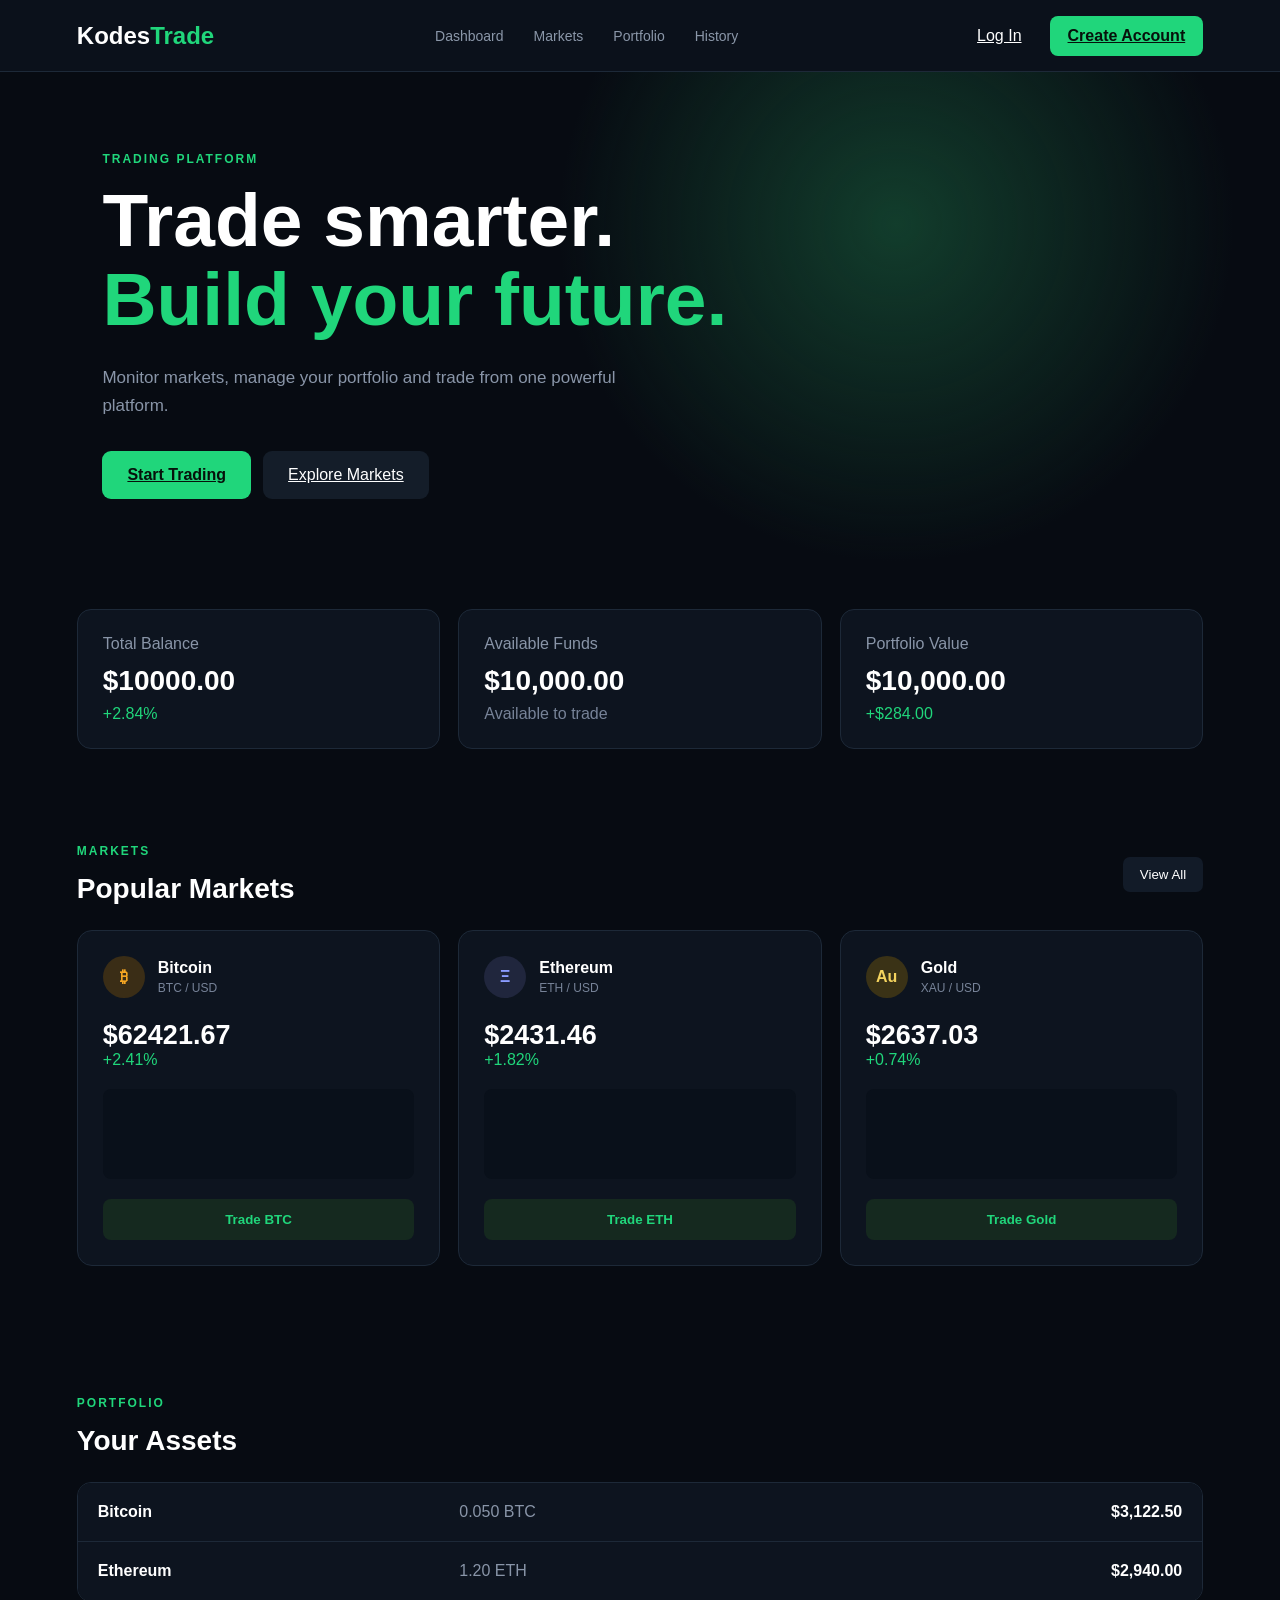
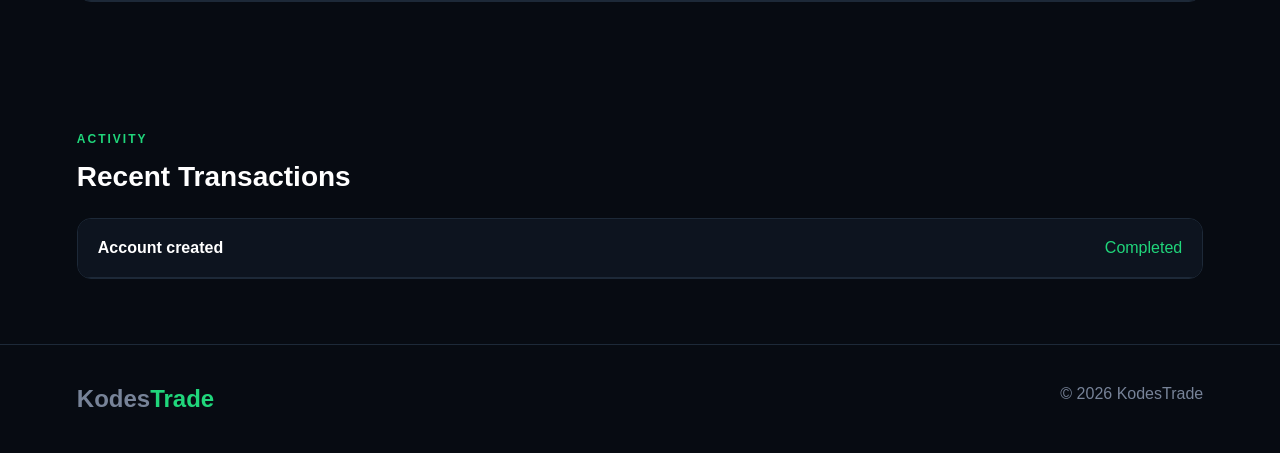
<file: index.html>
<!DOCTYPE html>
<html lang="en">

<head>
    <meta charset="UTF-8">
    <meta name="viewport" content="width=device-width, initial-scale=1.0">

    <title>Kodes Trading</title>

    <!-- PWA -->
    <link rel="manifest" href="manifest.json">
    <meta name="theme-color" content="#000000">
    <meta name="mobile-web-app-capable" content="yes">
    <meta name="apple-mobile-web-app-capable" content="yes">
    <meta name="apple-mobile-web-app-status-bar-style" content="black">

    <!-- App icon -->
    <link rel="icon" type="image/png" href="icon-192.png">
    <link rel="apple-touch-icon" href="icon-192.png">

    <!-- CSS -->
    <link rel="stylesheet" href="style.css">
</head>

<body>

    <!-- TOP NAVIGATION -->
    <header class="navbar">

        <div class="logo">
            Kodes<span>Trade</span>
        </div>

        <nav>
            <a href="#dashboard">Dashboard</a>
            <a href="#markets">Markets</a>
            <a href="#portfolio">Portfolio</a>
            <a href="#history">History</a>
        </nav>

        <div class="actions" id="authButtons">

            <a href="login.html" class="login">
                Log In
            </a>

            <a href="signup.html" class="signup">
                Create Account
            </a>

        </div>

    </header>


    <!-- DASHBOARD -->
    <main id="dashboard">

        <!-- HERO -->
        <section class="hero">

            <div class="hero-content">

                <p class="label">TRADING PLATFORM</p>

                <h1>
                    Trade smarter.<br>
                    <span>Build your future.</span>
                </h1>

                <p class="description">
                    Monitor markets, manage your portfolio
                    and trade from one powerful platform.
                </p>

                <div class="hero-buttons">

                    <a href="payment.html" class="primary">
                        Start Trading
                    </a>

                    <a href="#markets" class="secondary">
                        Explore Markets
                    </a>

                </div>

            </div>

        </section>


        <!-- STATS -->
        <section class="stats">

            <div class="stat">
                <p>Total Balance</p>

                <h2 id="balance">
                    $10,000.00
                </h2>

                <span class="green">
                    +2.84%
                </span>
            </div>


            <div class="stat">
                <p>Available Funds</p>

                <h2>
                    $10,000.00
                </h2>

                <span>
                    Available to trade
                </span>
            </div>


            <div class="stat">
                <p>Portfolio Value</p>

                <h2>
                    $10,000.00
                </h2>

                <span class="green">
                    +$284.00
                </span>
            </div>

        </section>


        <!-- MARKETS -->
        <section id="markets" class="section">

            <div class="section-title">

                <div>
                    <p class="label">MARKETS</p>

                    <h2>
                        Popular Markets
                    </h2>
                </div>

                <button class="view">
                    View All
                </button>

            </div>


            <div class="markets">

                <!-- BITCOIN -->
                <div class="market-card">

                    <div class="asset">

                        <div class="coin btc">
                            ₿
                        </div>

                        <div>
                            <h3>Bitcoin</h3>
                            <p>BTC / USD</p>
                        </div>

                    </div>

                    <h2 id="btcPrice">
                        $62,450.00
                    </h2>

                    <p class="green">
                        +2.41%
                    </p>

                    <div class="chart">
                        <div class="chart-line"></div>
                    </div>

                    <button
                        class="trade"
                        onclick="trade('Bitcoin')">

                        Trade BTC

                    </button>

                </div>


                <!-- ETHEREUM -->
                <div class="market-card">

                    <div class="asset">

                        <div class="coin eth">
                            Ξ
                        </div>

                        <div>
                            <h3>Ethereum</h3>
                            <p>ETH / USD</p>
                        </div>

                    </div>

                    <h2 id="ethPrice">
                        $2,450.00
                    </h2>

                    <p class="green">
                        +1.82%
                    </p>

                    <div class="chart">
                        <div class="chart-line"></div>
                    </div>

                    <button
                        class="trade"
                        onclick="trade('Ethereum')">

                        Trade ETH

                    </button>

                </div>


                <!-- GOLD -->
                <div class="market-card">

                    <div class="asset">

                        <div class="coin gold">
                            Au
                        </div>

                        <div>
                            <h3>Gold</h3>
                            <p>XAU / USD</p>
                        </div>

                    </div>

                    <h2 id="goldPrice">
                        $2,650.00
                    </h2>

                    <p class="green">
                        +0.74%
                    </p>

                    <div class="chart">
                        <div class="chart-line"></div>
                    </div>

                    <button
                        class="trade"
                        onclick="trade('Gold')">

                        Trade Gold

                    </button>

                </div>

            </div>

        </section>


        <!-- PORTFOLIO -->
        <section id="portfolio" class="section">

            <p class="label">
                PORTFOLIO
            </p>

            <h2>
                Your Assets
            </h2>

            <div class="portfolio">

                <div>
                    <strong>Bitcoin</strong>
                    <span>0.050 BTC</span>
                    <b>$3,122.50</b>
                </div>

                <div>
                    <strong>Ethereum</strong>
                    <span>1.20 ETH</span>
                    <b>$2,940.00</b>
                </div>

            </div>

        </section>


        <!-- HISTORY -->
        <section id="history" class="section">

            <p class="label">
                ACTIVITY
            </p>

            <h2>
                Recent Transactions
            </h2>

            <div id="historyList" class="history">

                <div>
                    <strong>Account created</strong>
                    <span>Completed</span>
                </div>

            </div>

        </section>

    </main>


    <!-- FOOTER -->
    <footer>

        <div class="logo">
            Kodes<span>Trade</span>
        </div>

        <p>
            © 2026 KodesTrade
        </p>

    </footer>


    <!-- MOBILE BOTTOM NAVIGATION -->
    <nav class="bottom-nav">

        <a href="index.html" class="nav-item active">
            <span>⌂</span>
            <small>Home</small>
        </a>

        <a href="trading.html" class="nav-item">
            <span>📊</span>
            <small>Trade</small>
        </a>

        <a href="wallet.html" class="nav-item">
            <span>💳</span>
            <small>Wallet</small>
        </a>

        <a href="profile.html" class="nav-item">
            <span>👤</span>
            <small>Profile</small>
        </a>

    </nav>


    <!-- JAVASCRIPT -->
    <script src="script.js"></script>


    <!-- LOGIN STATE -->
    <script>

        const savedUser = localStorage.getItem("kodesUser");

        if (savedUser) {

            const user = JSON.parse(savedUser);

            document.getElementById("authButtons").innerHTML = `

                <span style="
                    color:white;
                    margin-right:15px;
                    font-weight:500;
                ">
                    Hi, ${user.name}
                </span>

                <a
                    href="payment.html"
                    class="login"
                    style="
                        text-decoration:none;
                        margin-right:10px;
                    "
                >
                    💳 Payment Method
                </a>

                <button
                    class="login"
                    onclick="logout()"
                >
                    Log Out
                </button>

            `;
        }


        function logout() {

            localStorage.removeItem("kodesUser");

            window.location.reload();

        }

    </script>


    <!-- SERVICE WORKER -->
    <script>

        if ("serviceWorker" in navigator) {

            navigator.serviceWorker.register("./sw.js");

        }

    </script>

</body>
</html>
</file>
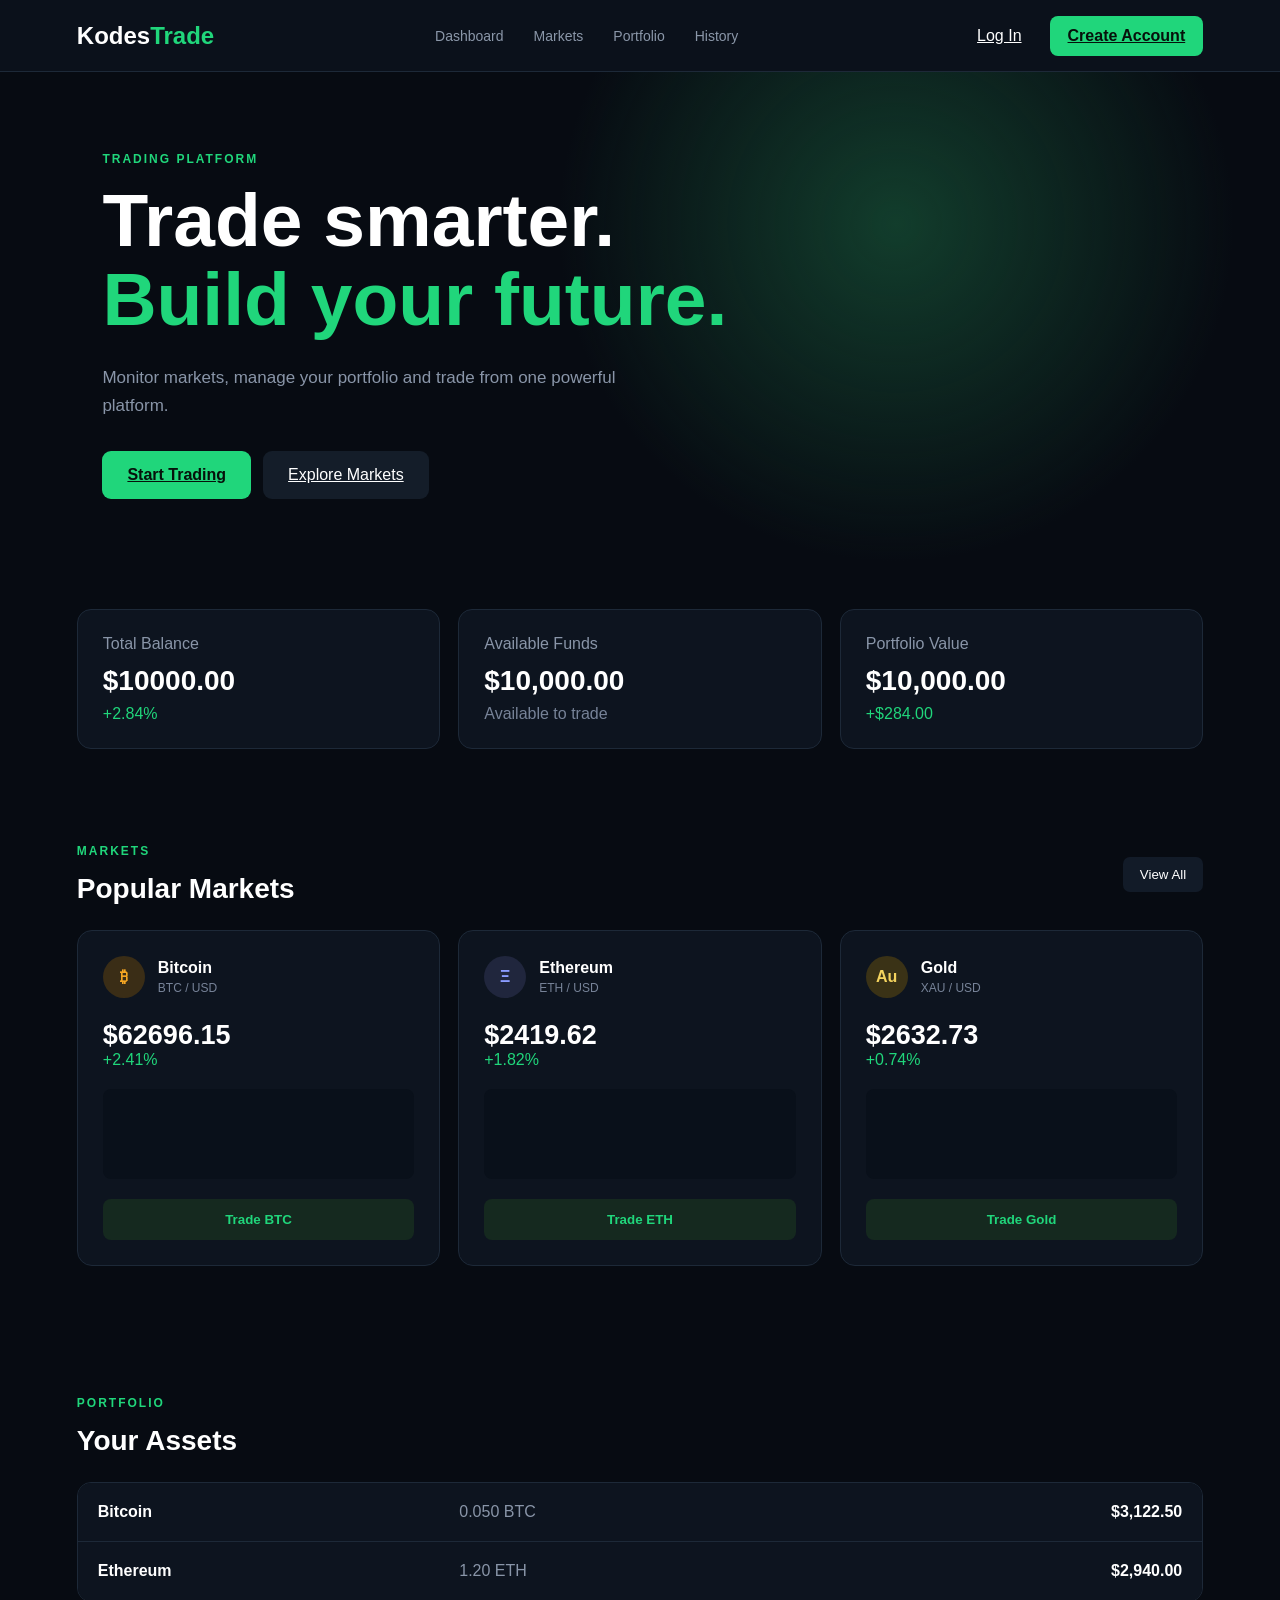
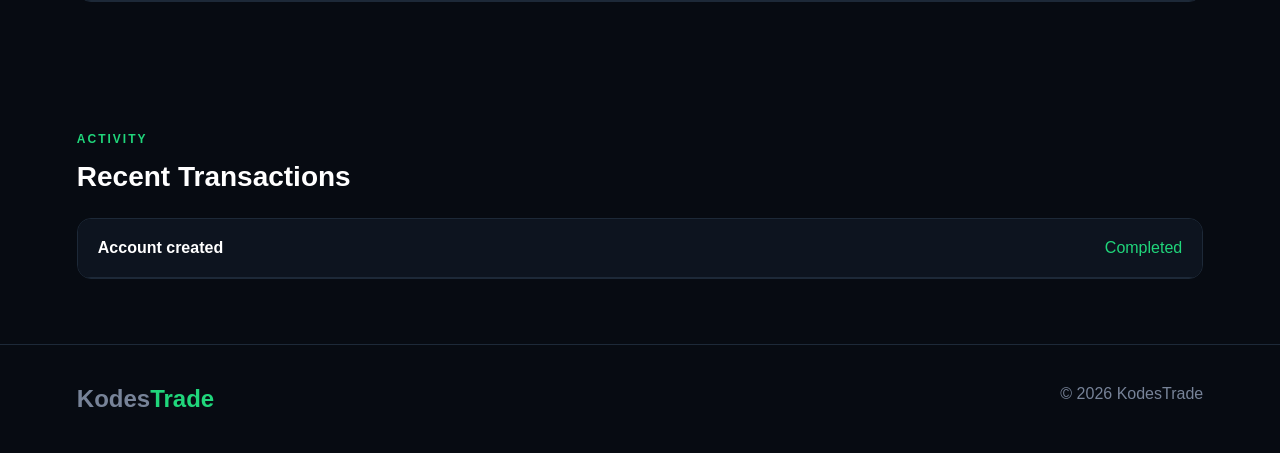
<file: kodes.html>
<!DOCTYPE html>
<html lang="en">

<head>
    <meta charset="UTF-8">
    <meta name="viewport" content="width=device-width, initial-scale=1.0">

    <title>Kodes Trading</title>

    <link rel="stylesheet" href="style.css">
</head>

<body>

    <header class="navbar">

        <div class="logo">
            Kodes<span>Trade</span>
        </div>

        <nav>
            <a href="#dashboard">Dashboard</a>
            <a href="#markets">Markets</a>
            <a href="#portfolio">Portfolio</a>
            <a href="#history">History</a>
        </nav>

        <div class="actions" id="authButtons">

            <a href="login.html" class="login">
                Log In
            </a>

            <a href="signup.html" class="signup">
                Create Account
            </a>

        </div>

    </header>


    <main id="dashboard">

        <section class="hero">

            <div class="hero-content">

                <p class="label">TRADING PLATFORM</p>

                <h1>
                    Trade smarter.<br>
                    <span>Build your future.</span>
                </h1>

                <p class="description">
                    Monitor markets, manage your portfolio
                    and trade from one powerful platform.
                </p>

                <div class="hero-buttons">

                    <a href="#markets" class="primary">
                        Start Trading
                    </a>

                    <a href="#markets" class="secondary">
                        Explore Markets
                    </a>

                </div>

            </div>

        </section>


        <section class="stats">

            <div class="stat">

                <p>Total Balance</p>

                <h2 id="balance">
                    $10,000.00
                </h2>

                <span class="green">
                    +2.84%
                </span>

            </div>


            <div class="stat">

                <p>Available Funds</p>

                <h2>
                    $10,000.00
                </h2>

                <span>
                    Available to trade
                </span>

            </div>


            <div class="stat">

                <p>Portfolio Value</p>

                <h2>
                    $10,000.00
                </h2>

                <span class="green">
                    +$284.00
                </span>

            </div>

        </section>


        <section id="markets" class="section">

            <div class="section-title">

                <div>
                    <p class="label">MARKETS</p>

                    <h2>
                        Popular Markets
                    </h2>
                </div>

                <button class="view">
                    View All
                </button>

            </div>


            <div class="markets">


                <div class="market-card">

                    <div class="asset">

                        <div class="coin btc">
                            ₿
                        </div>

                        <div>
                            <h3>Bitcoin</h3>
                            <p>BTC / USD</p>
                        </div>

                    </div>

                    <h2 id="btcPrice">
                        $62,450.00
                    </h2>

                    <p class="green">
                        +2.41%
                    </p>

                    <div class="chart">
                        <div class="chart-line"></div>
                    </div>

                    <button
                        class="trade"
                        onclick="trade('Bitcoin')">

                        Trade BTC

                    </button>

                </div>


                <div class="market-card">

                    <div class="asset">

                        <div class="coin eth">
                            Ξ
                        </div>

                        <div>
                            <h3>Ethereum</h3>
                            <p>ETH / USD</p>
                        </div>

                    </div>

                    <h2 id="ethPrice">
                        $2,450.00
                    </h2>

                    <p class="green">
                        +1.82%
                    </p>

                    <div class="chart">
                        <div class="chart-line"></div>
                    </div>

                    <button
                        class="trade"
                        onclick="trade('Ethereum')">

                        Trade ETH

                    </button>

                </div>


                <div class="market-card">

                    <div class="asset">

                        <div class="coin gold">
                            Au
                        </div>

                        <div>
                            <h3>Gold</h3>
                            <p>XAU / USD</p>
                        </div>

                    </div>

                    <h2 id="goldPrice">
                        $2,650.00
                    </h2>

                    <p class="green">
                        +0.74%
                    </p>

                    <div class="chart">
                        <div class="chart-line"></div>
                    </div>

                    <button
                        class="trade"
                        onclick="trade('Gold')">

                        Trade Gold

                    </button>

                </div>

            </div>

        </section>


        <section id="portfolio" class="section">

            <p class="label">
                PORTFOLIO
            </p>

            <h2>
                Your Assets
            </h2>

            <div class="portfolio">

                <div>
                    <strong>Bitcoin</strong>
                    <span>0.050 BTC</span>
                    <b>$3,122.50</b>
                </div>

                <div>
                    <strong>Ethereum</strong>
                    <span>1.20 ETH</span>
                    <b>$2,940.00</b>
                </div>

            </div>

        </section>


        <section id="history" class="section">

            <p class="label">
                ACTIVITY
            </p>

            <h2>
                Recent Transactions
            </h2>

            <div id="historyList" class="history">

                <div>
                    <strong>Account created</strong>
                    <span>Completed</span>
                </div>

            </div>

        </section>

    </main>


    <footer>

        <div class="logo">
            Kodes<span>Trade</span>
        </div>

        <p>
            © 2026 KodesTrade
        </p>

    </footer>


    <script src="script.js"></script>


    <script>

        const savedUser = localStorage.getItem("kodesUser");

        if (savedUser) {

            const user = JSON.parse(savedUser);

            document.getElementById("authButtons").innerHTML = `
                <span style="color:white; margin-right:15px;">
                    Hi, ${user.name}
                </span>

                <button class="login" onclick="logout()">
                    Log Out
                </button>
            `;
        }


        function logout() {

            localStorage.removeItem("kodesUser");

            window.location.reload();

        }

    </script>

</body>

</html>
</file>
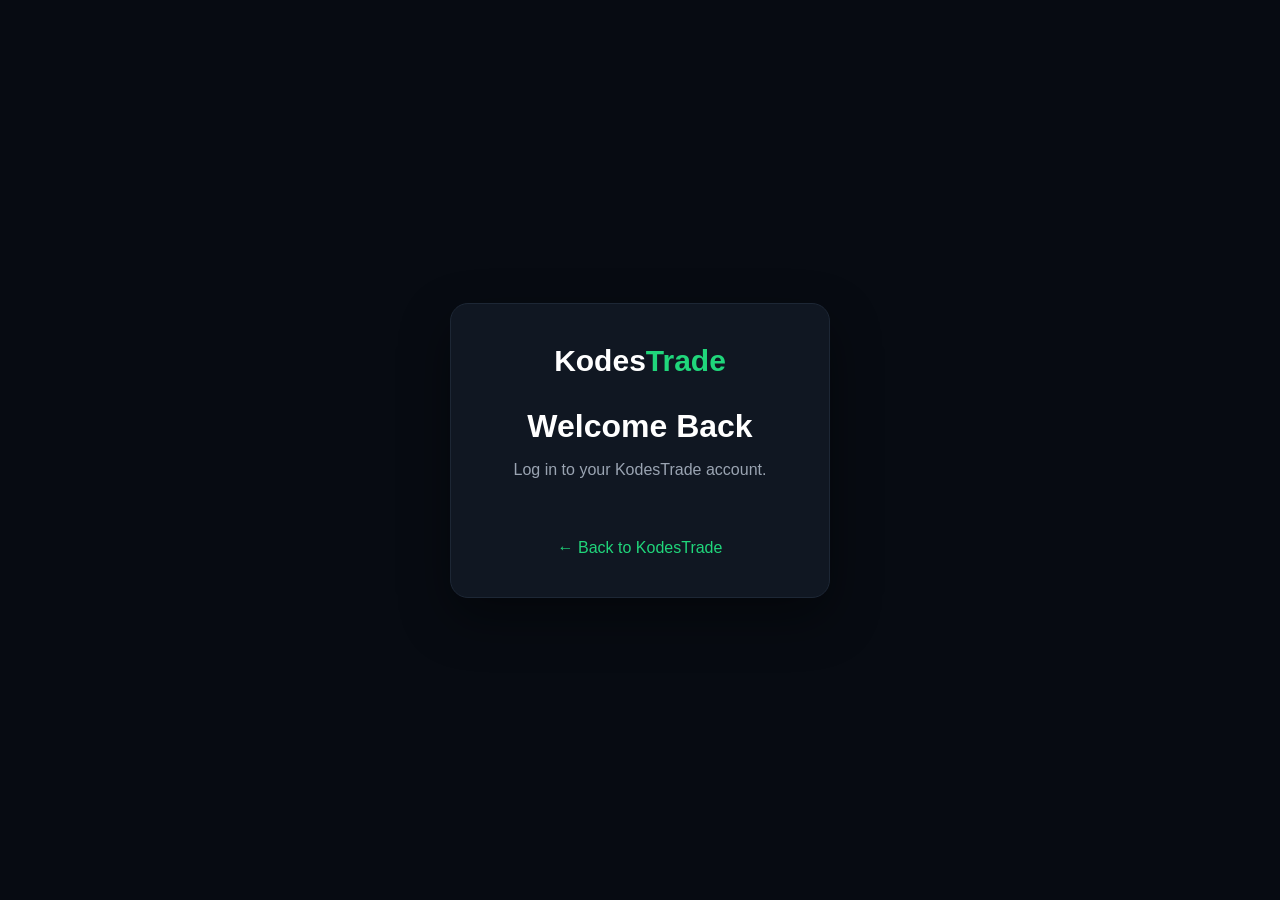
<file: login.html>
<!DOCTYPE html>
<html lang="en">

<head>
    <meta charset="UTF-8">
    <meta name="viewport" content="width=device-width, initial-scale=1.0">

    <title>KodesTrade - Log In</title>

    <script src="https://accounts.google.com/gsi/client" async defer></script>

    <style>
        * {
            box-sizing: border-box;
        }

        body {
            margin: 0;
            min-height: 100vh;
            background: #070b12;
            color: white;
            font-family: Arial, sans-serif;
            display: flex;
            align-items: center;
            justify-content: center;
        }

        .login-box {
            width: 380px;
            padding: 40px;
            background: #101722;
            border: 1px solid #1d2735;
            border-radius: 18px;
            text-align: center;
            box-shadow: 0 20px 50px rgba(0, 0, 0, 0.4);
        }

        .logo {
            font-size: 30px;
            font-weight: bold;
            margin-bottom: 30px;
        }

        .logo span {
            color: #20d67b;
        }

        h1 {
            margin-bottom: 10px;
        }

        .description {
            color: #9aa4b2;
            margin-bottom: 30px;
        }

        .google-login {
            display: flex;
            justify-content: center;
            margin-top: 25px;
        }

        .back {
            display: inline-block;
            margin-top: 30px;
            color: #20d67b;
            text-decoration: none;
        }

        .back:hover {
            text-decoration: underline;
        }
    </style>

</head>

<body>

    <div class="login-box">

        <div class="logo">
            Kodes<span>Trade</span>
        </div>

        <h1>Welcome Back</h1>

        <p class="description">
            Log in to your KodesTrade account.
        </p>

        <div id="g_id_onload"
             data-client_id="483322290923-nqnl9f0g6lsjc2g6trg891it1ehtd72v.apps.googleusercontent.com"
             data-callback="handleGoogleLogin"
             data-auto_prompt="false">
        </div>

        <div class="google-login">

            <div class="g_id_signin"
                 data-type="standard"
                 data-size="large"
                 data-theme="outline"
                 data-text="signin_with"
                 data-shape="rectangular">
            </div>

        </div>

        <a href="kodes.html" class="back">
            ← Back to KodesTrade
        </a>

    </div>


    <script>

        function handleGoogleLogin(response) {

            try {

                const token = response.credential;

                const payload = token.split(".")[1];

                const decoded = JSON.parse(
                    atob(
                        payload
                            .replace(/-/g, "+")
                            .replace(/_/g, "/")
                    )
                );

                const user = {
                    name: decoded.name,
                    email: decoded.email,
                    picture: decoded.picture
                };

                localStorage.setItem(
                    "kodesUser",
                    JSON.stringify(user)
                );

                console.log("KodesTrade login successful.");

                window.location.href = "kodes.html";

            } catch (error) {

                console.error(
                    "Google login error:",
                    error
                );

            }

        }

    </script>

</body>

</html>
</file>
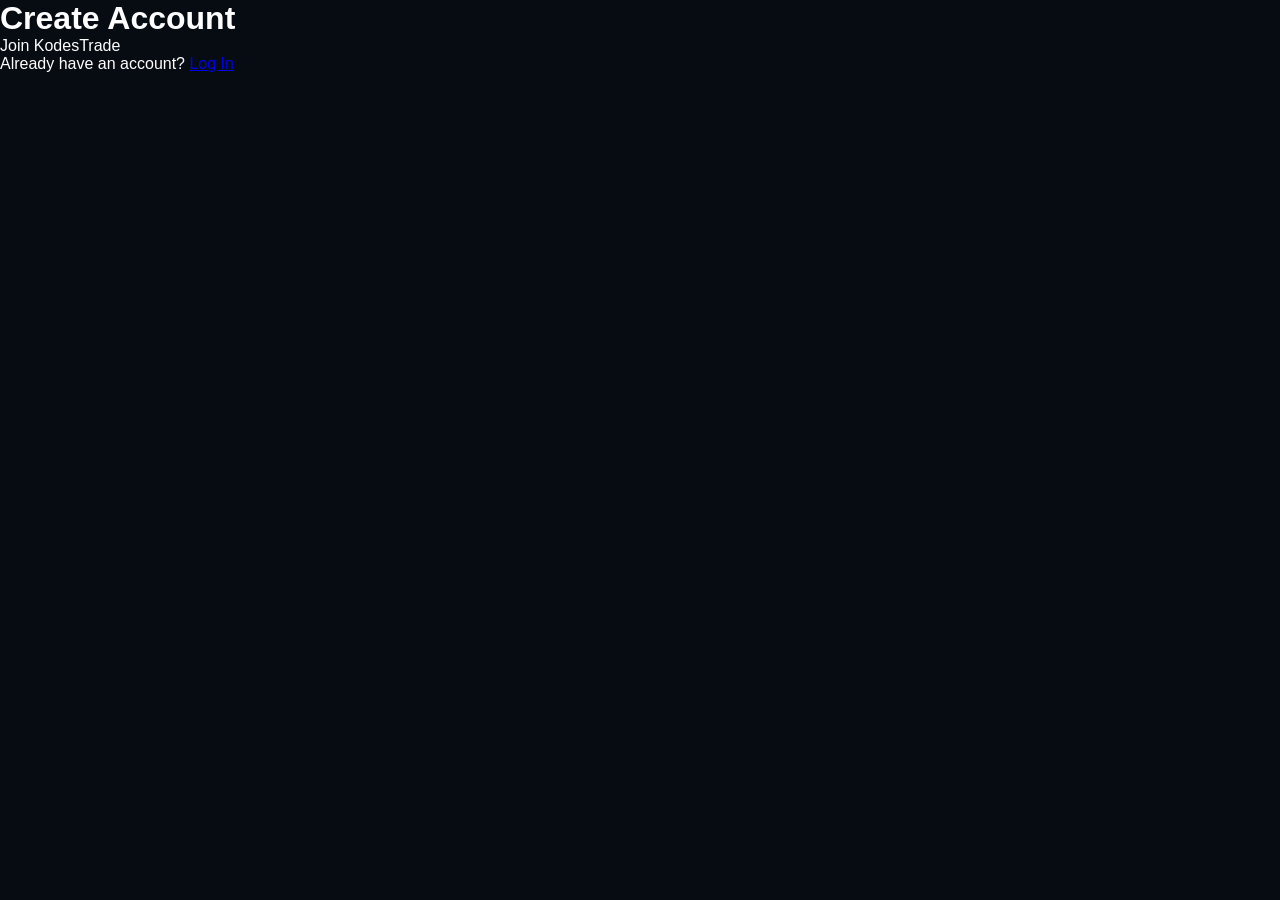
<file: signup.html>
<!DOCTYPE html>
<html lang="en">
<head>
    <meta charset="UTF-8">
    <meta name="viewport" content="width=device-width, initial-scale=1.0">
    <title>Create Account - KodesTrade</title>
    <link rel="stylesheet" href="style.css">

    <script src="https://accounts.google.com/gsi/client" async defer></script>
</head>

<body>

    <div class="login-container">
        <h1>Create Account</h1>
        <p>Join KodesTrade</p>

        <div id="g_id_onload"
             data-client_id="483322290923-nqnl9f0g6lsjc2g6trg891it1ehtd72v.apps.googleusercontent.com"
             data-callback="handleGoogleSignup">
        </div>

        <div class="g_id_signin"
             data-type="standard"
             data-size="large"
             data-theme="outline"
             data-text="signup_with">
        </div>

        <p>
            Already have an account?
            <a href="login.html">Log In</a>
        </p>
    </div>

    <script>
        function handleGoogleSignup(response) {
            const payload = response.credential.split('.')[1];

            const decoded = JSON.parse(
                atob(payload.replace(/-/g, '+').replace(/_/g, '/'))
            );

            const user = {
                name: decoded.name,
                email: decoded.email,
                picture: decoded.picture
            };

            localStorage.setItem("kodesUser", JSON.stringify(user));

            window.location.href = "kodes.html";
        }
    </script>

</body>
</html>
</file>
<file: style.css>
* {
    margin: 0;
    padding: 0;
    box-sizing: border-box;
}

html {
    scroll-behavior: smooth;
}

body {
    font-family: Arial, Helvetica, sans-serif;
    background: #070b12;
    color: white;
    padding-bottom: 0;
}

/* =========================
   DESKTOP NAVBAR
========================= */

.navbar {
    height: 72px;
    padding: 0 6%;

    display: flex;
    align-items: center;
    justify-content: space-between;

    background: #0b111b;
    border-bottom: 1px solid #1d2938;

    position: sticky;
    top: 0;
    z-index: 100;
}

.logo {
    font-size: 24px;
    font-weight: 800;
}

.logo span {
    color: #20d67b;
}

.navbar nav {
    display: flex;
    gap: 30px;
}

.navbar nav a {
    color: #8b97a9;
    text-decoration: none;
    font-size: 14px;
}

.navbar nav a:hover {
    color: white;
}

.actions {
    display: flex;
    gap: 10px;
}

button {
    cursor: pointer;
    border: none;
}

.login {
    background: transparent;
    color: white;
    padding: 11px 18px;
}

.signup {
    background: #20d67b;
    color: #06110b;
    padding: 11px 18px;
    border-radius: 8px;
    font-weight: bold;
}

/* =========================
   HERO
========================= */

.hero {
    min-height: 500px;

    display: flex;
    align-items: center;

    padding: 80px 8%;

    background:
        radial-gradient(
            circle at 70% 30%,
            #123d2c,
            transparent 35%
        ),
        #070b12;
}

.hero-content {
    max-width: 750px;
}

.label {
    color: #20d67b;
    font-size: 12px;
    font-weight: bold;
    letter-spacing: 2px;
    margin-bottom: 15px;
}

.hero h1 {
    font-size: clamp(42px, 6vw, 75px);
    line-height: 1.05;
    margin-bottom: 25px;
}

.hero h1 span {
    color: #20d67b;
}

.description {
    color: #8995a8;
    max-width: 550px;
    font-size: 17px;
    line-height: 1.7;
}

.hero-buttons {
    display: flex;
    gap: 12px;
    margin-top: 30px;
}

.primary {
    background: #20d67b;
    color: #06110b;
    padding: 15px 25px;
    border-radius: 9px;
    font-weight: bold;
}

.secondary {
    background: #141d29;
    color: white;
    padding: 15px 25px;
    border-radius: 9px;
}

/* =========================
   STATISTICS
========================= */

.stats {
    display: grid;
    grid-template-columns: repeat(3, 1fr);
    gap: 18px;
    padding: 30px 6%;
}

.stat {
    background: #0d141f;
    border: 1px solid #1d2938;
    border-radius: 14px;
    padding: 25px;
}

.stat p {
    color: #8995a8;
    margin-bottom: 12px;
}

.stat h2 {
    font-size: 28px;
    margin-bottom: 8px;
}

.stat span {
    color: #778398;
}

.green {
    color: #20d67b !important;
}

/* =========================
   SECTIONS
========================= */

.section {
    padding: 65px 6%;
}

.section-title {
    display: flex;
    align-items: center;
    justify-content: space-between;
    margin-bottom: 25px;
}

.section h2 {
    font-size: 28px;
}

.view {
    background: #121b28;
    color: white;
    padding: 10px 17px;
    border-radius: 7px;
}

/* =========================
   MARKETS
========================= */

.markets {
    display: grid;
    grid-template-columns: repeat(3, 1fr);
    gap: 18px;
}

.market-card {
    background: #0d141f;
    border: 1px solid #1d2938;
    border-radius: 15px;
    padding: 25px;
}

.asset {
    display: flex;
    align-items: center;
    gap: 13px;
    margin-bottom: 22px;
}

.asset h3 {
    font-size: 16px;
}

.asset p {
    color: #778398;
    font-size: 12px;
    margin-top: 4px;
}

.coin {
    width: 42px;
    height: 42px;

    display: flex;
    align-items: center;
    justify-content: center;

    border-radius: 50%;
    font-weight: bold;
}

.btc {
    background: #3a2d16;
    color: #f5a623;
}

.eth {
    background: #20263d;
    color: #8b9cff;
}

.gold {
    background: #3a3216;
    color: #f4d35e;
}

.market-card > h2 {
    font-size: 27px;
}

.chart {
    height: 90px;
    margin: 20px 0;
    background: #09101a;
    border-radius: 8px;
    position: relative;
    overflow: hidden;
}

.chart-line {
    position: absolute;
    width: 130%;
    height: 100%;
    border-bottom: 3px solid #20d67b;
    transform: rotate(-5deg);
    left: -20px;
    top: 20px;
}

.trade {
    width: 100%;
    padding: 13px;
    background: #15291f;
    color: #20d67b;
    border-radius: 8px;
    font-weight: bold;
}

.trade:hover {
    background: #20d67b;
    color: #06110b;
}

/* =========================
   PORTFOLIO
========================= */

.portfolio {
    margin-top: 25px;
    border: 1px solid #1d2938;
    border-radius: 14px;
    overflow: hidden;
}

.portfolio div {
    display: grid;
    grid-template-columns: 1fr 1fr 1fr;
    padding: 20px;
    background: #0d141f;
    border-bottom: 1px solid #1d2938;
}

.portfolio span {
    color: #8995a8;
}

.portfolio b {
    text-align: right;
}

/* =========================
   HISTORY
========================= */

.history {
    margin-top: 25px;
    border: 1px solid #1d2938;
    border-radius: 14px;
    overflow: hidden;
}

.history div {
    display: flex;
    justify-content: space-between;
    padding: 20px;
    background: #0d141f;
    border-bottom: 1px solid #1d2938;
}

.history span {
    color: #20d67b;
}

/* =========================
   FOOTER
========================= */

footer {
    border-top: 1px solid #1d2938;
    padding: 40px 6%;
    display: flex;
    justify-content: space-between;
    color: #778398;
}

/* =========================
   MOBILE APP BOTTOM NAV
========================= */

.bottom-nav {
    display: none;
}

/* =========================
   TABLET
========================= */

@media (max-width: 900px) {

    .navbar nav {
        display: none;
    }

    .markets {
        grid-template-columns: 1fr;
    }

    .stats {
        grid-template-columns: 1fr;
    }
}

/* =========================
   PHONE
========================= */

@media (max-width: 600px) {

    body {
        padding-bottom: 75px;
        overflow-x: hidden;
    }

    .actions .login {
        display: none;
    }

    .hero {
        padding: 60px 6%;
    }

    .hero-buttons {
        flex-direction: column;
    }

    .portfolio div {
        grid-template-columns: 1fr;
        gap: 10px;
    }

    .portfolio b {
        text-align: left;
    }

    footer {
        flex-direction: column;
        gap: 15px;
    }

    /* Bottom navigation */

    .bottom-nav {
        position: fixed;

        display: flex;

        left: 0;
        right: 0;
        bottom: 0;

        height: 70px;

        background: #0b111b;
        border-top: 1px solid #1d2938;

        justify-content: space-around;
        align-items: center;

        z-index: 9999;

        padding-bottom: env(safe-area-inset-bottom);
    }

    .nav-item {
        display: flex;

        flex-direction: column;

        align-items: center;
        justify-content: center;

        gap: 4px;

        min-width: 65px;

        color: #778398;

        text-decoration: none;
    }

    .nav-item span {
        font-size: 21px;
    }

    .nav-item small {
        font-size: 11px;
    }

    .nav-item.active {
        color: #20d67b;
    }

    .nav-item:hover {
        color: #20d67b;
    }
}
</file>
